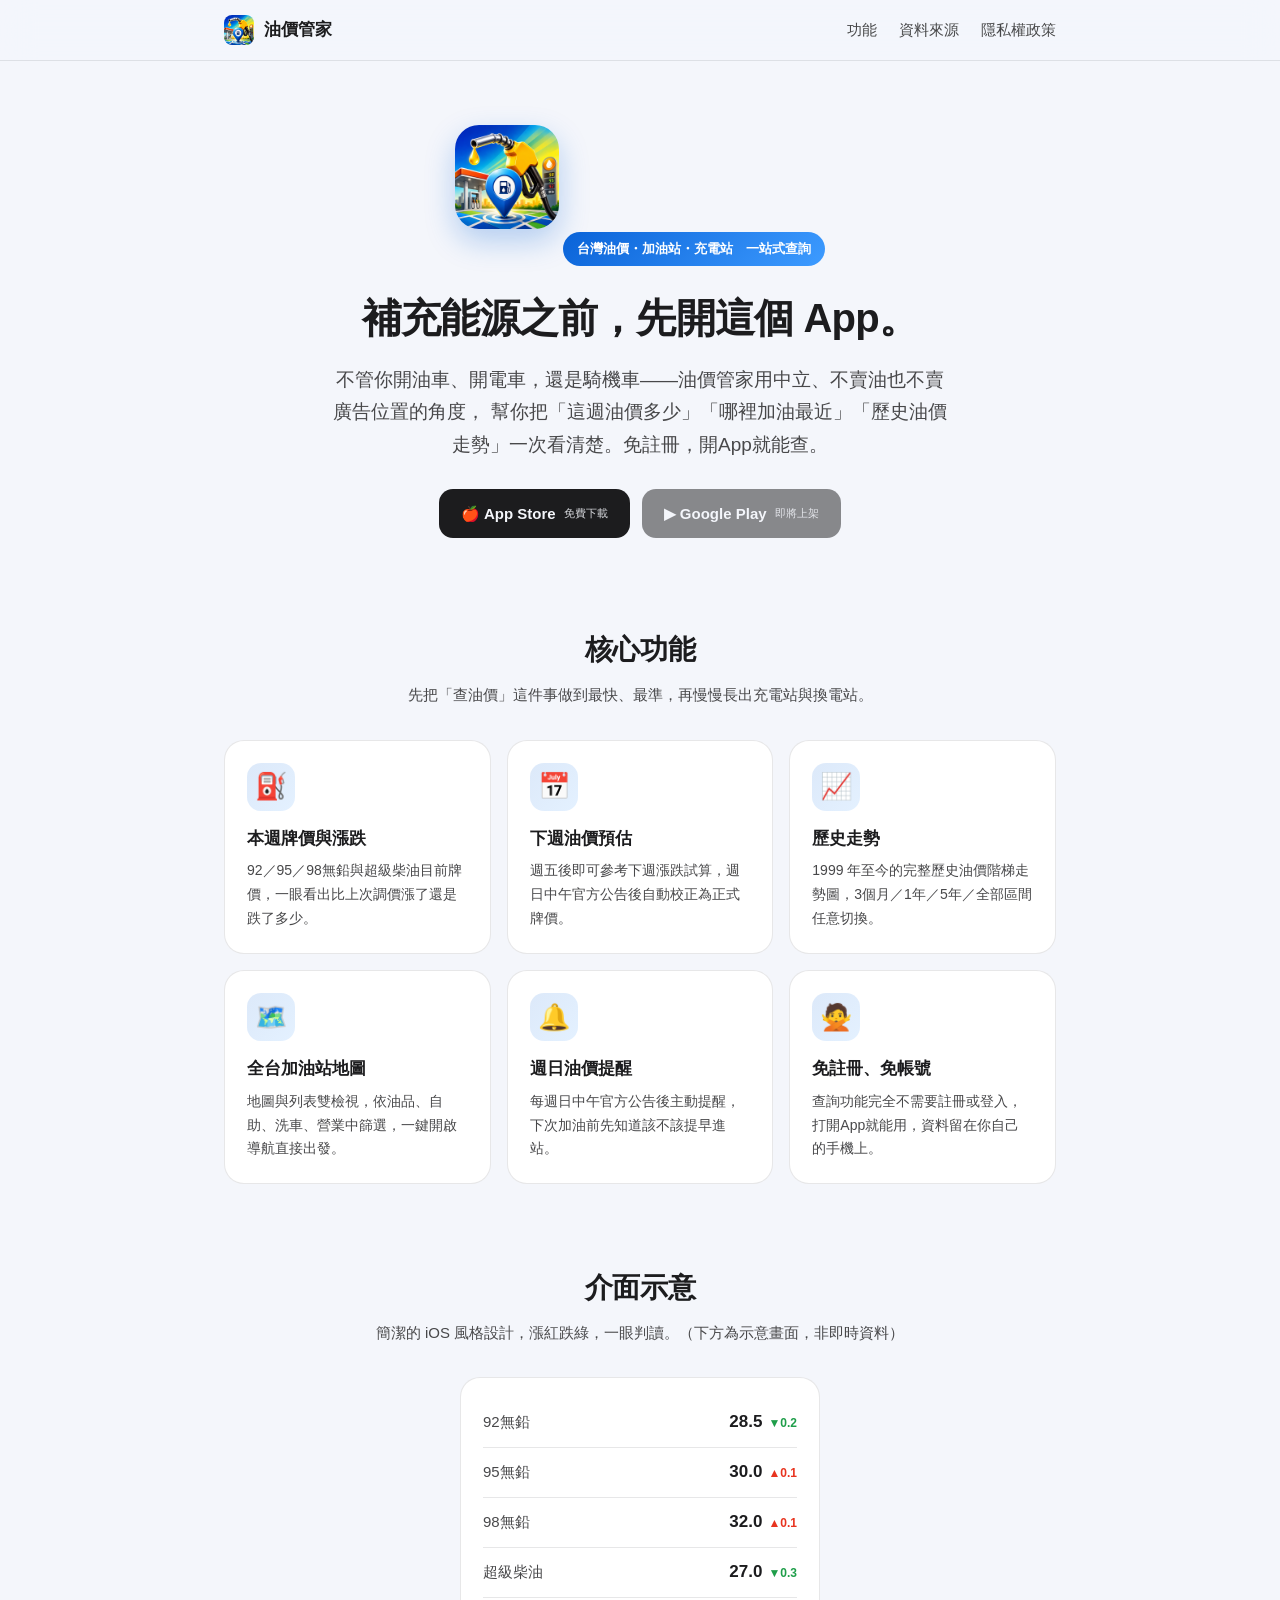
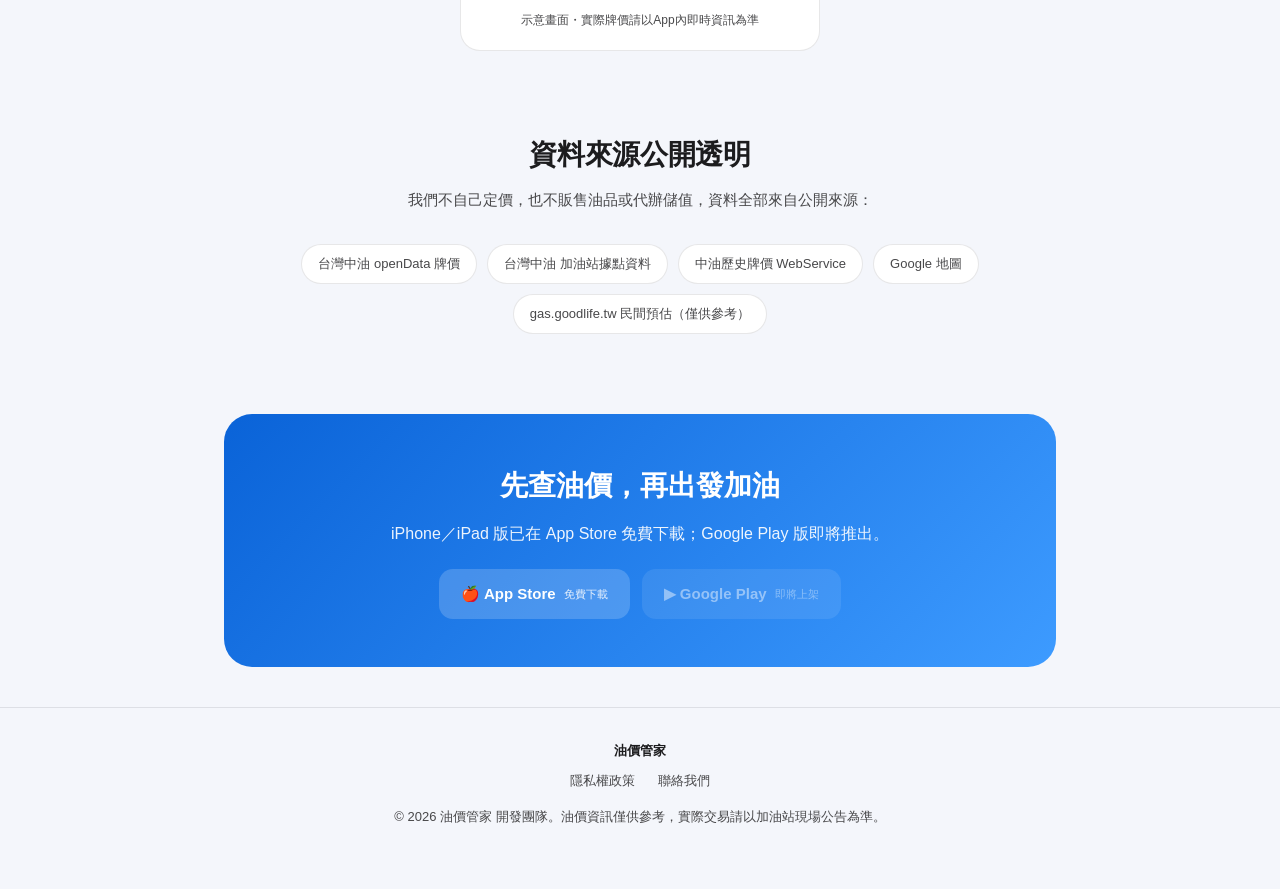
<file: index.html>
<!DOCTYPE html>
<html lang="zh-Hant">
<head>
<meta charset="UTF-8">
<meta name="viewport" content="width=device-width, initial-scale=1">
<title>油價管家 — 台灣油價、加油站、充電站一站式查詢</title>
<meta name="description" content="油價管家：開車、騎車、開電動車都能用的中立能源資訊App。本週油價牌價與漲跌、下週油價預估、1999年至今歷史走勢、全台加油站地圖與導航，免註冊即可查詢。">
<link rel="icon" href="assets/icon-192.png">
<link rel="apple-touch-icon" href="assets/icon-192.png">
<link rel="stylesheet" href="assets/style.css">
<meta property="og:title" content="油價管家 — 台灣油價一站式查詢">
<meta property="og:description" content="本週牌價、下週預估、歷史走勢、全台加油站地圖，免註冊即可查詢。">
<!-- 社群分享預覽（FB／LINE／Threads／Messenger）：og:image 必須是絕對網址 -->
<meta property="og:type" content="website">
<meta property="og:site_name" content="油價管家">
<meta property="og:locale" content="zh_TW">
<meta property="og:url" content="https://happymanxtw.github.io/Oil/">
<meta property="og:image" content="https://happymanxtw.github.io/Oil/assets/og-image.png">
<meta property="og:image:width" content="1200">
<meta property="og:image:height" content="630">
<meta property="og:image:alt" content="油價管家：下週油價漲不漲，先知道先省">
<meta name="twitter:card" content="summary_large_image">
<!-- iPhone／iPad Safari 頂端的「取得 App」橫幅（Smart App Banner） -->
<meta name="apple-itunes-app" content="app-id=1514997690">
</head>
<body>

<nav class="topnav">
  <div class="wrap">
    <div class="brand"><img src="assets/icon-192.png" alt="油價管家 App 圖示">油價管家</div>
    <div class="navlinks">
      <a href="#features">功能</a>
      <a href="#sources">資料來源</a>
      <a href="privacy.html">隱私權政策</a>
    </div>
  </div>
</nav>

<header class="hero">
  <div class="wrap">
    <img class="icon" src="assets/icon-512.png" alt="油價管家 App 圖示">
    <div class="pill">台灣油價・加油站・充電站　一站式查詢</div>
    <h1>補充能源之前，先開這個 App。</h1>
    <p class="tagline">
      不管你開油車、開電車，還是騎機車——油價管家用中立、不賣油也不賣廣告位置的角度，
      幫你把「這週油價多少」「哪裡加油最近」「歷史油價走勢」一次看清楚。免註冊，開App就能查。
    </p>
    <div class="store-row">
      <a class="store-btn" href="https://apps.apple.com/tw/app/id1514997690" target="_blank" rel="noopener">🍎 App Store<small>免費下載</small></a>
      <span class="store-btn">▶ Google Play<small>即將上架</small></span>
    </div>
  </div>
</header>

<section id="features">
  <div class="wrap">
    <h2 class="section-title">核心功能</h2>
    <p class="section-sub">先把「查油價」這件事做到最快、最準，再慢慢長出充電站與換電站。</p>
    <div class="grid">
      <div class="card">
        <div class="emoji">⛽</div>
        <h3>本週牌價與漲跌</h3>
        <p>92／95／98無鉛與超級柴油目前牌價，一眼看出比上次調價漲了還是跌了多少。</p>
      </div>
      <div class="card">
        <div class="emoji">📅</div>
        <h3>下週油價預估</h3>
        <p>週五後即可參考下週漲跌試算，週日中午官方公告後自動校正為正式牌價。</p>
      </div>
      <div class="card">
        <div class="emoji">📈</div>
        <h3>歷史走勢</h3>
        <p>1999 年至今的完整歷史油價階梯走勢圖，3個月／1年／5年／全部區間任意切換。</p>
      </div>
      <div class="card">
        <div class="emoji">🗺️</div>
        <h3>全台加油站地圖</h3>
        <p>地圖與列表雙檢視，依油品、自助、洗車、營業中篩選，一鍵開啟導航直接出發。</p>
      </div>
      <div class="card">
        <div class="emoji">🔔</div>
        <h3>週日油價提醒</h3>
        <p>每週日中午官方公告後主動提醒，下次加油前先知道該不該提早進站。</p>
      </div>
      <div class="card">
        <div class="emoji">🙅</div>
        <h3>免註冊、免帳號</h3>
        <p>查詢功能完全不需要註冊或登入，打開App就能用，資料留在你自己的手機上。</p>
      </div>
    </div>
  </div>
</section>

<section>
  <div class="wrap">
    <h2 class="section-title">介面示意</h2>
    <p class="section-sub">簡潔的 iOS 風格設計，漲紅跌綠，一眼判讀。（下方為示意畫面，非即時資料）</p>
    <div class="mock">
      <div class="row"><span class="name">92無鉛</span><span class="price">28.5<span class="down">▼0.2</span></span></div>
      <div class="row"><span class="name">95無鉛</span><span class="price">30.0<span class="up">▲0.1</span></span></div>
      <div class="row"><span class="name">98無鉛</span><span class="price">32.0<span class="up">▲0.1</span></span></div>
      <div class="row"><span class="name">超級柴油</span><span class="price">27.0<span class="down">▼0.3</span></span></div>
      <div class="caption">示意畫面・實際牌價請以App內即時資訊為準</div>
    </div>
  </div>
</section>

<section id="sources">
  <div class="wrap">
    <h2 class="section-title">資料來源公開透明</h2>
    <p class="section-sub">我們不自己定價，也不販售油品或代辦儲值，資料全部來自公開來源：</p>
    <div class="sources">
      <span>台灣中油 openData 牌價</span>
      <span>台灣中油 加油站據點資料</span>
      <span>中油歷史牌價 WebService</span>
      <span>Google 地圖</span>
      <span>gas.goodlife.tw 民間預估（僅供參考）</span>
    </div>
  </div>
</section>

<section>
  <div class="wrap">
    <div class="cta">
      <h2>先查油價，再出發加油</h2>
      <p>iPhone／iPad 版已在 App Store 免費下載；Google Play 版即將推出。</p>
      <div class="store-row">
        <a class="store-btn" href="https://apps.apple.com/tw/app/id1514997690" target="_blank" rel="noopener">🍎 App Store<small>免費下載</small></a>
        <span class="store-btn">▶ Google Play<small>即將上架</small></span>
      </div>
    </div>
  </div>
</section>

<footer>
  <div class="wrap">
    <span class="fbrand">油價管家</span>
    <div>
      <a href="privacy.html">隱私權政策</a>
      <a href="mailto:happymanx.tw@gmail.com">聯絡我們</a>
    </div>
    <p style="margin-top:14px;">© 2026 油價管家 開發團隊。油價資訊僅供參考，實際交易請以加油站現場公告為準。</p>
  </div>
</footer>

</body>
</html>
</file>
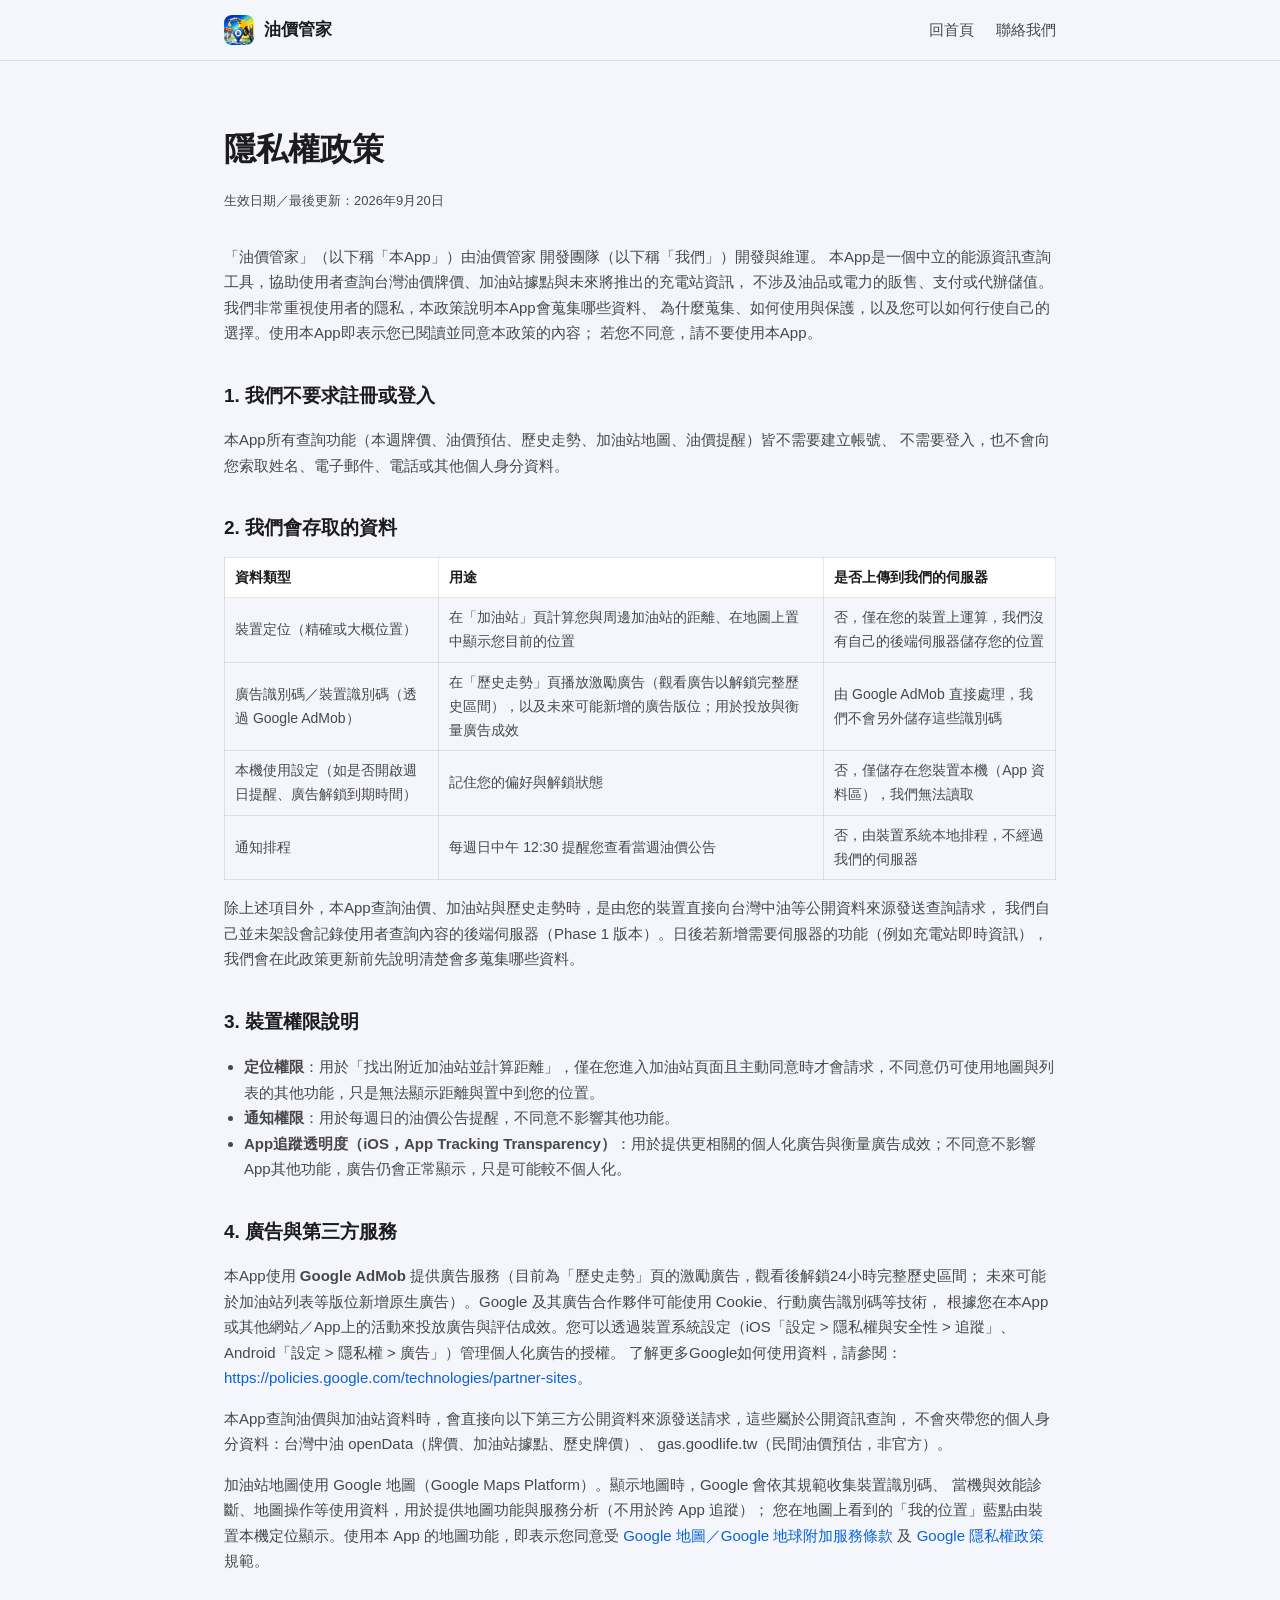
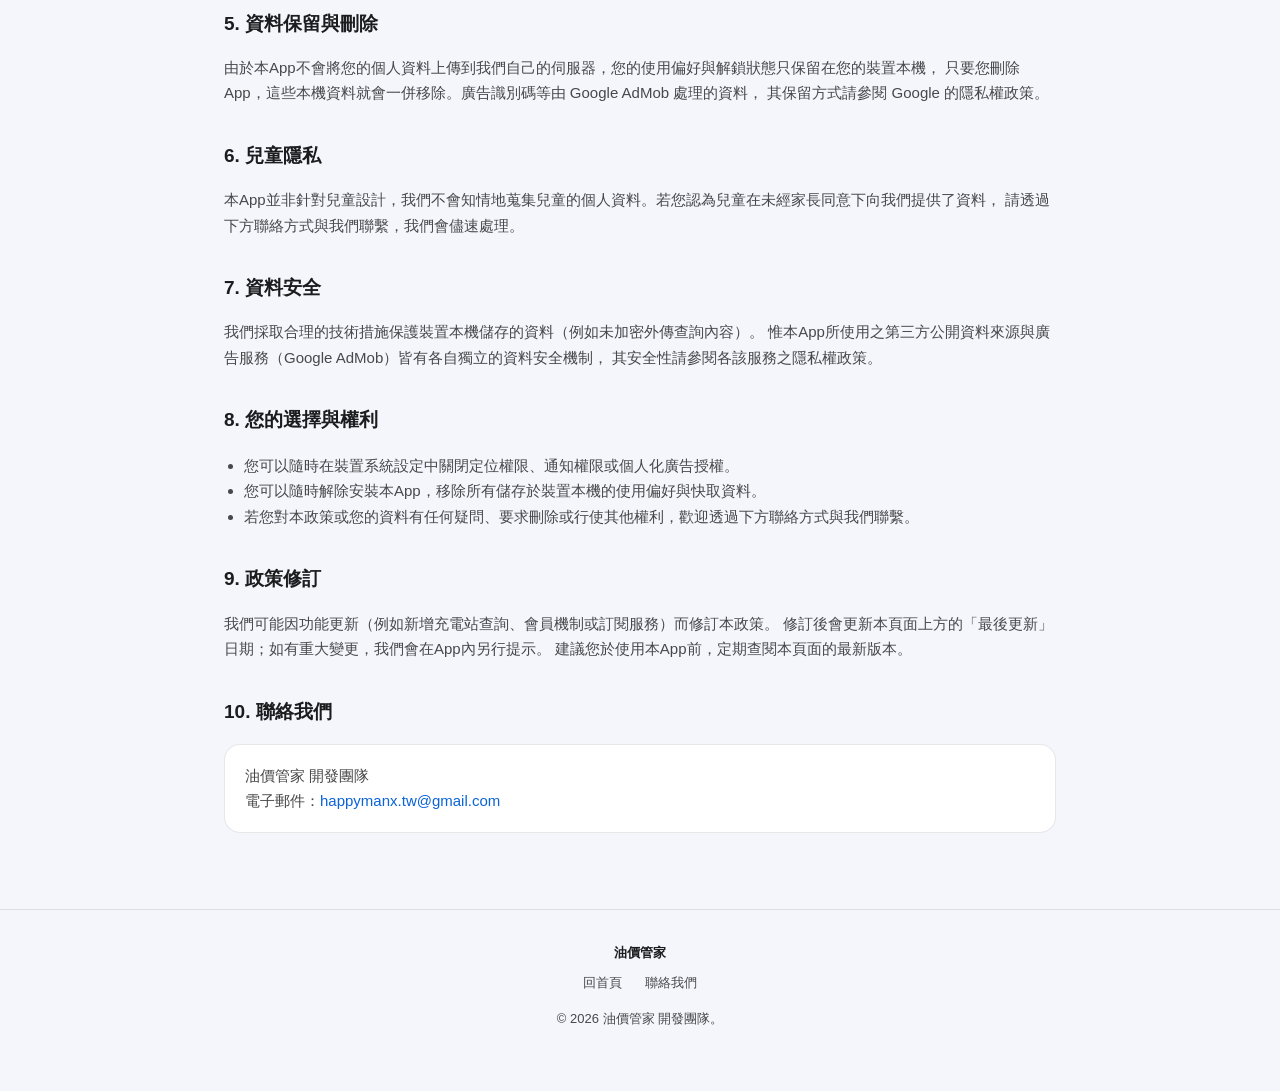
<file: privacy.html>
<!DOCTYPE html>
<html lang="zh-Hant">
<head>
<meta charset="UTF-8">
<meta name="viewport" content="width=device-width, initial-scale=1">
<title>隱私權政策 — 油價管家</title>
<meta name="description" content="油價管家 App 隱私權政策：說明App蒐集、使用、儲存哪些資料，以及廣告與定位權限的用途。">
<link rel="icon" href="assets/icon-192.png">
<link rel="stylesheet" href="assets/style.css">
</head>
<body>

<nav class="topnav">
  <div class="wrap">
    <div class="brand"><img src="assets/icon-192.png" alt="油價管家 App 圖示">油價管家</div>
    <div class="navlinks">
      <a href="index.html">回首頁</a>
      <a href="mailto:happymanx.tw@gmail.com">聯絡我們</a>
    </div>
  </div>
</nav>

<div class="wrap doc" style="padding-top:40px; padding-bottom:60px;">
  <h1>隱私權政策</h1>
  <p class="updated">生效日期／最後更新：2026年9月20日</p>

  <p>
    「油價管家」（以下稱「本App」）由油價管家 開發團隊（以下稱「我們」）開發與維運。
    本App是一個中立的能源資訊查詢工具，協助使用者查詢台灣油價牌價、加油站據點與未來將推出的充電站資訊，
    不涉及油品或電力的販售、支付或代辦儲值。我們非常重視使用者的隱私，本政策說明本App會蒐集哪些資料、
    為什麼蒐集、如何使用與保護，以及您可以如何行使自己的選擇。使用本App即表示您已閱讀並同意本政策的內容；
    若您不同意，請不要使用本App。
  </p>

  <h2>1. 我們不要求註冊或登入</h2>
  <p>
    本App所有查詢功能（本週牌價、油價預估、歷史走勢、加油站地圖、油價提醒）皆不需要建立帳號、
    不需要登入，也不會向您索取姓名、電子郵件、電話或其他個人身分資料。
  </p>

  <h2>2. 我們會存取的資料</h2>
  <table>
    <tr><th>資料類型</th><th>用途</th><th>是否上傳到我們的伺服器</th></tr>
    <tr>
      <td>裝置定位（精確或大概位置）</td>
      <td>在「加油站」頁計算您與周邊加油站的距離、在地圖上置中顯示您目前的位置</td>
      <td>否，僅在您的裝置上運算，我們沒有自己的後端伺服器儲存您的位置</td>
    </tr>
    <tr>
      <td>廣告識別碼／裝置識別碼（透過 Google AdMob）</td>
      <td>在「歷史走勢」頁播放激勵廣告（觀看廣告以解鎖完整歷史區間），以及未來可能新增的廣告版位；用於投放與衡量廣告成效</td>
      <td>由 Google AdMob 直接處理，我們不會另外儲存這些識別碼</td>
    </tr>
    <tr>
      <td>本機使用設定（如是否開啟週日提醒、廣告解鎖到期時間）</td>
      <td>記住您的偏好與解鎖狀態</td>
      <td>否，僅儲存在您裝置本機（App 資料區），我們無法讀取</td>
    </tr>
    <tr>
      <td>通知排程</td>
      <td>每週日中午 12:30 提醒您查看當週油價公告</td>
      <td>否，由裝置系統本地排程，不經過我們的伺服器</td>
    </tr>
  </table>
  <p>
    除上述項目外，本App查詢油價、加油站與歷史走勢時，是由您的裝置直接向台灣中油等公開資料來源發送查詢請求，
    我們自己並未架設會記錄使用者查詢內容的後端伺服器（Phase 1 版本）。日後若新增需要伺服器的功能（例如充電站即時資訊），
    我們會在此政策更新前先說明清楚會多蒐集哪些資料。
  </p>

  <h2>3. 裝置權限說明</h2>
  <ul>
    <li><strong>定位權限</strong>：用於「找出附近加油站並計算距離」，僅在您進入加油站頁面且主動同意時才會請求，不同意仍可使用地圖與列表的其他功能，只是無法顯示距離與置中到您的位置。</li>
    <li><strong>通知權限</strong>：用於每週日的油價公告提醒，不同意不影響其他功能。</li>
    <li><strong>App追蹤透明度（iOS，App Tracking Transparency）</strong>：用於提供更相關的個人化廣告與衡量廣告成效；不同意不影響App其他功能，廣告仍會正常顯示，只是可能較不個人化。</li>
  </ul>

  <h2>4. 廣告與第三方服務</h2>
  <p>
    本App使用 <strong>Google AdMob</strong> 提供廣告服務（目前為「歷史走勢」頁的激勵廣告，觀看後解鎖24小時完整歷史區間；
    未來可能於加油站列表等版位新增原生廣告）。Google 及其廣告合作夥伴可能使用 Cookie、行動廣告識別碼等技術，
    根據您在本App或其他網站／App上的活動來投放廣告與評估成效。您可以透過裝置系統設定（iOS「設定 > 隱私權與安全性 >
    追蹤」、Android「設定 > 隱私權 > 廣告」）管理個人化廣告的授權。
    了解更多Google如何使用資料，請參閱：
    <a href="https://policies.google.com/technologies/partner-sites" target="_blank" rel="noopener">
      https://policies.google.com/technologies/partner-sites</a>。
  </p>
  <p>
    本App查詢油價與加油站資料時，會直接向以下第三方公開資料來源發送請求，這些屬於公開資訊查詢，
    不會夾帶您的個人身分資料：台灣中油 openData（牌價、加油站據點、歷史牌價）、
    gas.goodlife.tw（民間油價預估，非官方）。
  </p>
  <p>
    加油站地圖使用 Google 地圖（Google Maps Platform）。顯示地圖時，Google 會依其規範收集裝置識別碼、
    當機與效能診斷、地圖操作等使用資料，用於提供地圖功能與服務分析（不用於跨 App 追蹤）；
    您在地圖上看到的「我的位置」藍點由裝置本機定位顯示。使用本 App 的地圖功能，即表示您同意受
    <a href="https://maps.google.com/help/terms_maps/?hl=zh-TW">Google 地圖／Google 地球附加服務條款</a>
    及 <a href="https://policies.google.com/privacy?hl=zh-TW">Google 隱私權政策</a> 規範。
  </p>

  <h2>5. 資料保留與刪除</h2>
  <p>
    由於本App不會將您的個人資料上傳到我們自己的伺服器，您的使用偏好與解鎖狀態只保留在您的裝置本機，
    只要您刪除App，這些本機資料就會一併移除。廣告識別碼等由 Google AdMob 處理的資料，
    其保留方式請參閱 Google 的隱私權政策。
  </p>

  <h2>6. 兒童隱私</h2>
  <p>
    本App並非針對兒童設計，我們不會知情地蒐集兒童的個人資料。若您認為兒童在未經家長同意下向我們提供了資料，
    請透過下方聯絡方式與我們聯繫，我們會儘速處理。
  </p>

  <h2>7. 資料安全</h2>
  <p>
    我們採取合理的技術措施保護裝置本機儲存的資料（例如未加密外傳查詢內容）。
    惟本App所使用之第三方公開資料來源與廣告服務（Google AdMob）皆有各自獨立的資料安全機制，
    其安全性請參閱各該服務之隱私權政策。
  </p>

  <h2>8. 您的選擇與權利</h2>
  <ul>
    <li>您可以隨時在裝置系統設定中關閉定位權限、通知權限或個人化廣告授權。</li>
    <li>您可以隨時解除安裝本App，移除所有儲存於裝置本機的使用偏好與快取資料。</li>
    <li>若您對本政策或您的資料有任何疑問、要求刪除或行使其他權利，歡迎透過下方聯絡方式與我們聯繫。</li>
  </ul>

  <h2>9. 政策修訂</h2>
  <p>
    我們可能因功能更新（例如新增充電站查詢、會員機制或訂閱服務）而修訂本政策。
    修訂後會更新本頁面上方的「最後更新」日期；如有重大變更，我們會在App內另行提示。
    建議您於使用本App前，定期查閱本頁面的最新版本。
  </p>

  <h2>10. 聯絡我們</h2>
  <div class="box">
    <p style="margin:0;">
      油價管家 開發團隊<br>
      電子郵件：<a href="mailto:happymanx.tw@gmail.com">happymanx.tw@gmail.com</a>
    </p>
  </div>
</div>

<footer>
  <div class="wrap">
    <span class="fbrand">油價管家</span>
    <div>
      <a href="index.html">回首頁</a>
      <a href="mailto:happymanx.tw@gmail.com">聯絡我們</a>
    </div>
    <p style="margin-top:14px;">© 2026 油價管家 開發團隊。</p>
  </div>
</footer>

</body>
</html>
</file>
<file: assets/style.css>
:root {
  --blue-1: #0A63D8;
  --blue-2: #3D9BFF;
  --ink: #1C1C1E;
  --ink-soft: #48484A;
  --bg: #F4F6FB;
  --card: #FFFFFF;
  --line: rgba(60, 60, 67, 0.12);
  --red: #E8341F;
  --green: #1F9E4A;
  --radius: 20px;
  --max: 880px;
}

@media (prefers-color-scheme: dark) {
  :root {
    --ink: #F2F2F7;
    --ink-soft: #C7C7CC;
    --bg: #0B0E14;
    --card: #161B24;
    --line: rgba(255, 255, 255, 0.10);
  }
}

* { box-sizing: border-box; }

html { scroll-behavior: smooth; }

body {
  margin: 0;
  background: var(--bg);
  color: var(--ink);
  font-family: -apple-system, BlinkMacSystemFont, "SF Pro TC", "PingFang TC",
    "Helvetica Neue", "Segoe UI", "Noto Sans TC", sans-serif;
  line-height: 1.7;
  -webkit-font-smoothing: antialiased;
}

a { color: var(--blue-1); text-decoration: none; }
a:hover { text-decoration: underline; }

.wrap {
  max-width: var(--max);
  margin: 0 auto;
  padding: 0 24px;
}

.topnav {
  position: sticky;
  top: 0;
  z-index: 10;
  backdrop-filter: saturate(180%) blur(16px);
  background: color-mix(in srgb, var(--bg) 78%, transparent);
  border-bottom: 1px solid var(--line);
}

.topnav .wrap {
  display: flex;
  align-items: center;
  justify-content: space-between;
  height: 60px;
}

.brand {
  display: flex;
  align-items: center;
  gap: 10px;
  font-weight: 700;
  font-size: 17px;
  color: var(--ink);
}

.brand img { width: 30px; height: 30px; border-radius: 8px; display: block; }

.navlinks { display: flex; gap: 22px; font-size: 15px; }
.navlinks a { color: var(--ink-soft); }

.hero {
  padding: 64px 0 48px;
  text-align: center;
}

.hero .icon {
  width: 104px;
  height: 104px;
  border-radius: 24px;
  box-shadow: 0 12px 30px rgba(10, 99, 216, 0.28);
  margin-bottom: 24px;
}

.hero h1 {
  font-size: clamp(28px, 5vw, 40px);
  margin: 0 0 12px;
  letter-spacing: -0.02em;
}

.hero p.tagline {
  font-size: clamp(16px, 2.6vw, 19px);
  color: var(--ink-soft);
  max-width: 620px;
  margin: 0 auto 28px;
}

.pill {
  display: inline-block;
  padding: 6px 14px;
  border-radius: 999px;
  background: linear-gradient(135deg, var(--blue-1), var(--blue-2));
  color: #fff;
  font-size: 13px;
  font-weight: 600;
  margin-bottom: 18px;
}

.store-row {
  display: flex;
  gap: 12px;
  justify-content: center;
  flex-wrap: wrap;
  margin-top: 8px;
}

.store-btn {
  display: inline-flex;
  align-items: center;
  gap: 8px;
  padding: 12px 22px;
  border-radius: 14px;
  background: var(--ink);
  color: var(--bg);
  font-weight: 600;
  font-size: 15px;
  opacity: 0.5;
  cursor: default;
}

.store-btn small { display: block; font-weight: 400; font-size: 11px; opacity: 0.85; }
/* .store-btn 預設是「即將上架」的半透明樣式；已上架的按鈕是 <a>，恢復全亮、可點 */
a.store-btn { opacity: 1; cursor: pointer; }
a.store-btn:hover { text-decoration: none; opacity: 0.88; }

section { padding: 40px 0; }

.section-title {
  text-align: center;
  margin: 0 0 8px;
  font-size: clamp(22px, 3.6vw, 28px);
  letter-spacing: -0.01em;
}

.section-sub {
  text-align: center;
  color: var(--ink-soft);
  margin: 0 auto 32px;
  max-width: 560px;
  font-size: 15px;
}

.grid {
  display: grid;
  grid-template-columns: repeat(auto-fit, minmax(240px, 1fr));
  gap: 16px;
}

.card {
  background: var(--card);
  border: 1px solid var(--line);
  border-radius: var(--radius);
  padding: 22px;
}

.card .emoji {
  font-size: 26px;
  width: 48px;
  height: 48px;
  display: flex;
  align-items: center;
  justify-content: center;
  border-radius: 14px;
  background: linear-gradient(135deg, rgba(10,99,216,0.14), rgba(61,155,255,0.14));
  margin-bottom: 14px;
}

.card h3 { margin: 0 0 6px; font-size: 17px; }
.card p { margin: 0; color: var(--ink-soft); font-size: 14px; }

.mock {
  background: var(--card);
  border: 1px solid var(--line);
  border-radius: var(--radius);
  padding: 20px 22px;
  max-width: 360px;
  margin: 0 auto;
}

.mock .row {
  display: flex;
  justify-content: space-between;
  align-items: baseline;
  padding: 10px 0;
  border-bottom: 1px solid var(--line);
  font-size: 15px;
}
.mock .row:last-child { border-bottom: none; }
.mock .row .name { color: var(--ink-soft); }
.mock .row .price { font-weight: 700; font-size: 17px; }
.mock .up { color: var(--red); font-size: 12px; margin-left: 6px; }
.mock .down { color: var(--green); font-size: 12px; margin-left: 6px; }
.mock .caption {
  text-align: center;
  font-size: 12px;
  color: var(--ink-soft);
  margin-top: 12px;
}

.sources {
  display: flex;
  flex-wrap: wrap;
  gap: 10px;
  justify-content: center;
}
.sources span {
  border: 1px solid var(--line);
  border-radius: 999px;
  padding: 8px 16px;
  font-size: 13px;
  color: var(--ink-soft);
  background: var(--card);
}

.cta {
  text-align: center;
  background: linear-gradient(135deg, var(--blue-1), var(--blue-2));
  border-radius: 28px;
  padding: 48px 24px;
  color: #fff;
}
.cta h2 { margin: 0 0 10px; font-size: clamp(22px, 3.6vw, 28px); }
.cta p { margin: 0 0 22px; opacity: 0.92; }
.cta .store-btn { background: rgba(255,255,255,0.18); color: #fff; }

footer {
  border-top: 1px solid var(--line);
  padding: 32px 0 48px;
  text-align: center;
  color: var(--ink-soft);
  font-size: 13px;
}
footer a { color: var(--ink-soft); margin: 0 10px; }
footer .fbrand { color: var(--ink); font-weight: 600; margin-bottom: 8px; display: block; }

.doc h1 { font-size: clamp(26px, 4vw, 32px); margin-bottom: 4px; }
.doc .updated { color: var(--ink-soft); font-size: 13px; margin-bottom: 32px; }
.doc h2 { font-size: 19px; margin: 34px 0 10px; }
.doc p, .doc li { color: var(--ink-soft); font-size: 15px; }
.doc ul { padding-left: 20px; }
.doc table {
  width: 100%;
  border-collapse: collapse;
  margin: 12px 0;
  font-size: 14px;
}
.doc th, .doc td {
  border: 1px solid var(--line);
  padding: 8px 10px;
  text-align: left;
  color: var(--ink-soft);
}
.doc th { color: var(--ink); background: var(--card); }
.doc .box {
  background: var(--card);
  border: 1px solid var(--line);
  border-radius: 16px;
  padding: 18px 20px;
  margin: 16px 0;
}
</file>
